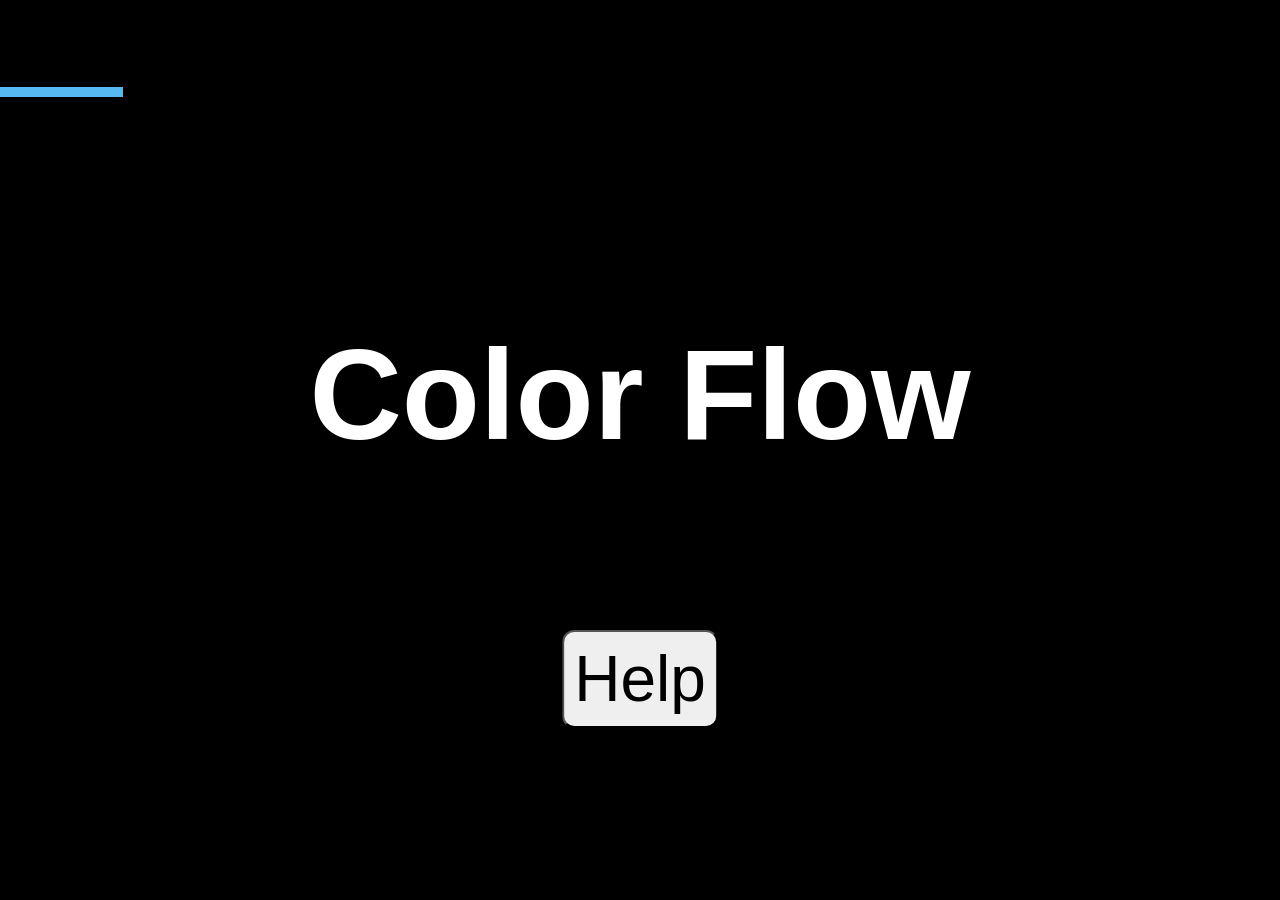
<file: index.html>
<!--
* Tony Yuan
* March 9 2026
* A html file holding the main canvas background and splash page buttons
-->
<!DOCTYPE html>

<html>
    <head>
        <meta charset="utf-8"> 
        <meta name="viewport" content="width=device-width, initial-scale=1">
        <title>Color Flow</title>
        <link rel="stylesheet" href="css/splash.css">
        <script src="js/background.js"></script>
    </head>

    <body>
        <canvas id="backgroundCanvas"></canvas>
        <h1 id="title">Color Flow</h1>
        <div id="buttons">
            <button id="newGameButton">
                <a href="game.html">New Game</a>
            </button>
            <button id="statsButton">
                <a href="stats.html">Stats</a>
            </button>
        </div>
        <button id="helpButton">
            <a href="help.html">Help</a>
        </button>
    </body>
</html>
</file>
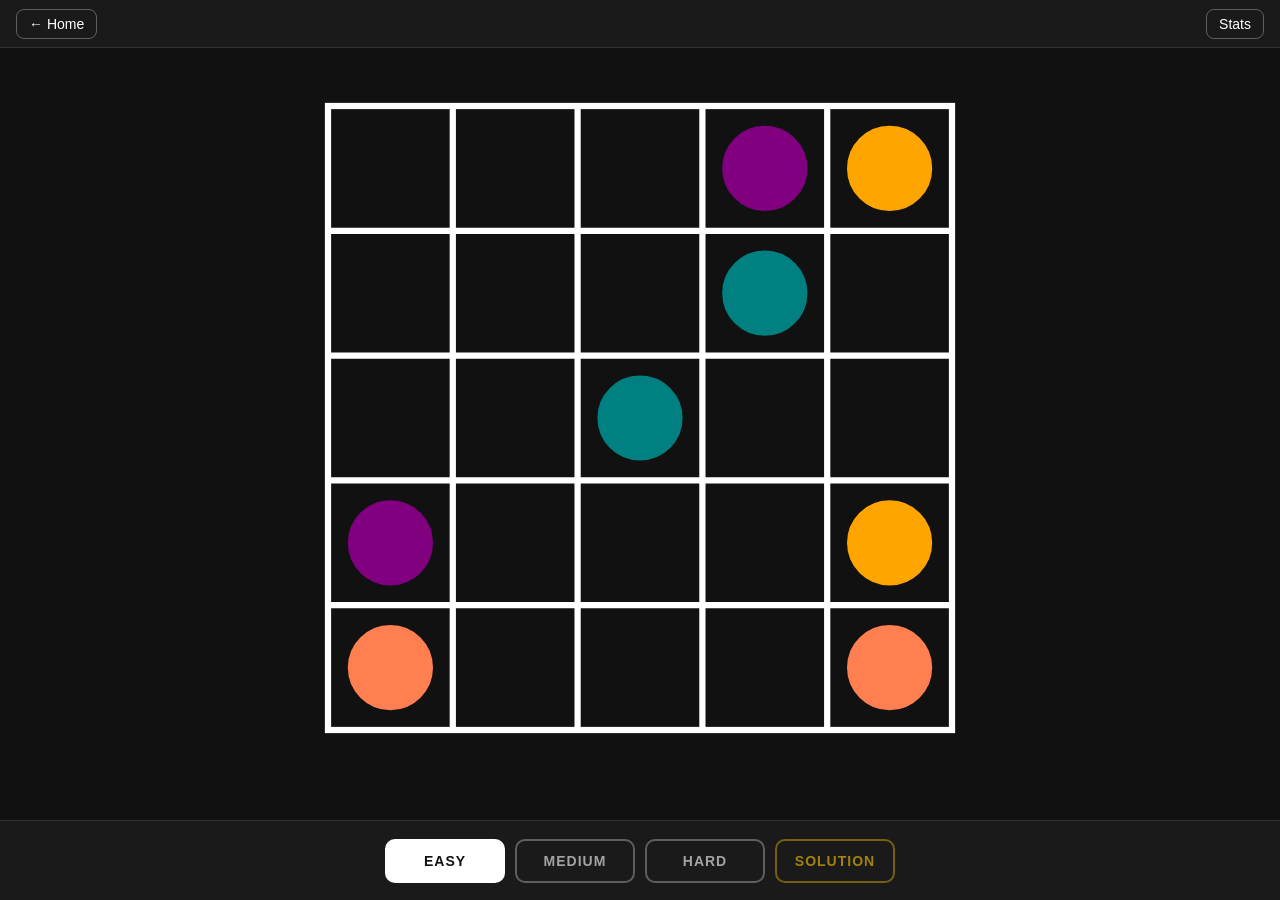
<file: game.html>
<!--
* Tony Yuan
* March 12 2026
* A html file holding the main canvas and button for the game
-->
<!DOCTYPE html>
<html lang="en">
<head>
    <meta charset="UTF-8"/>
    <meta name="viewport" content="width=device-width, initial-scale=1.0, user-scalable=no"/>
    <title>Flow Free</title>
    <link rel="stylesheet" href="css/game.css"/>
</head>
<body>

    <div class="top-bar">
        <a href="index.html" class="btn-back">&#8592; Home</a>
        <a href="stats.html" class="btn-stats">Stats</a>
    </div>

    <canvas id="canvas"></canvas>

    <div class="btn-row">
        <button id="btn-easy" class="active">Easy</button>
        <button id="btn-medium">Medium</button>
        <button id="btn-hard">Hard</button>
        <button id="btn-solution" class="btn-solution">Solution</button>
    </div>

    <script src="js/game.js"></script>
</body>
</html>
</file>
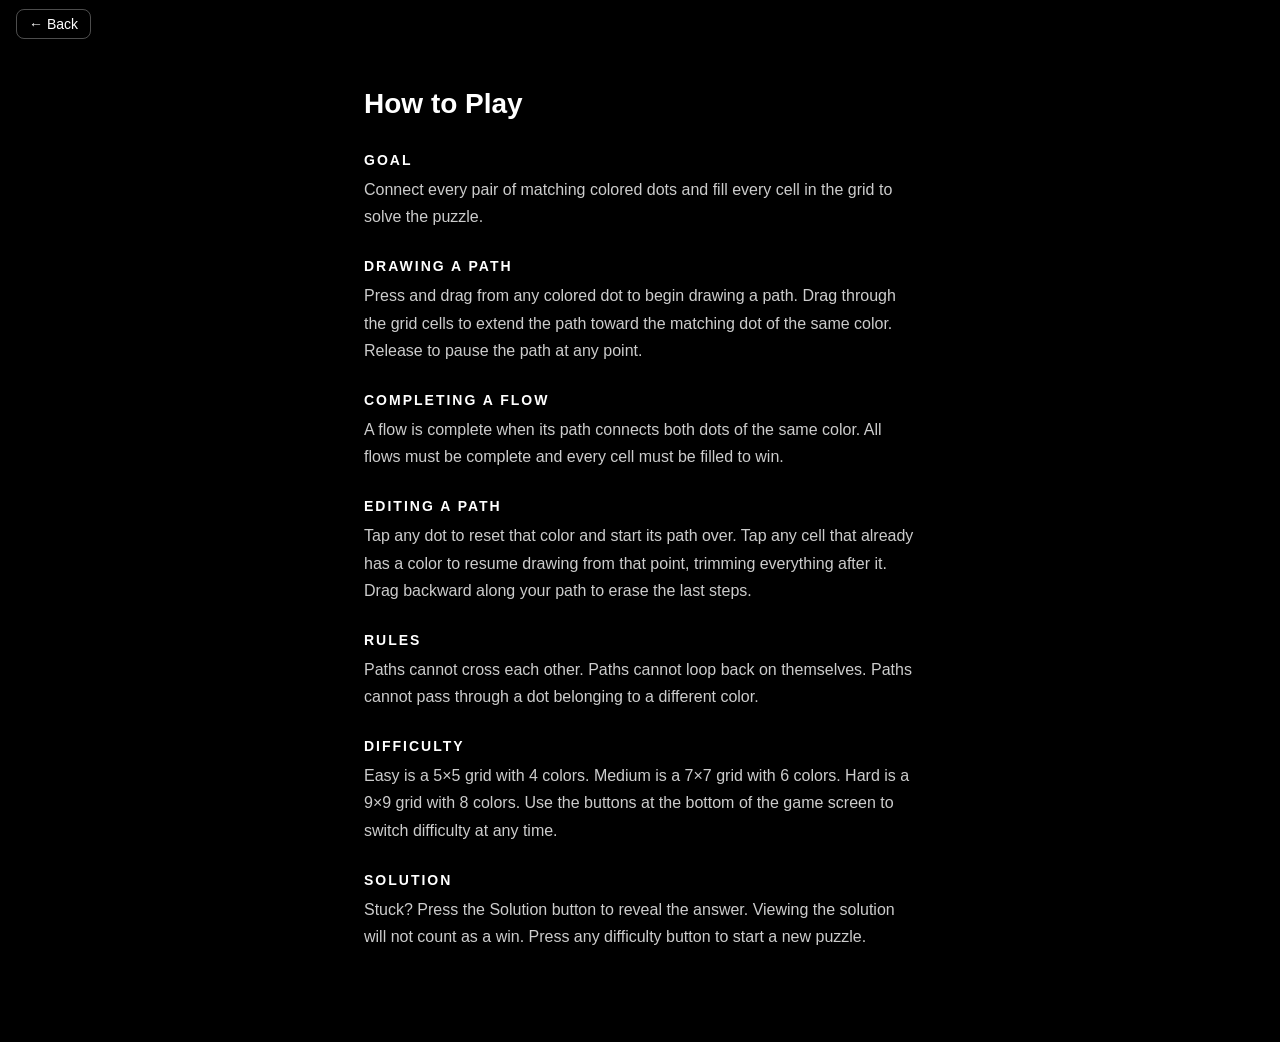
<file: help.html>
<!--
* Tony Yuan
* March 21 2026
* A html file holding the help section information
-->
<!DOCTYPE html>
<html>
    <head>
        <meta charset="utf-8">
        <meta name="viewport" content="width=device-width, initial-scale=1">
        <title>Color Flow — How to Play</title>
        <link rel="stylesheet" href="css/help.css">
    </head>

    <body>
        <div class="top-bar">
            <a href="index.html" class="btn-back">&#8592; Back</a>
        </div>

        <div class="content">
            <h1>How to Play</h1>

            <div class="section">
                <h2>Goal</h2>
                <p>Connect every pair of matching colored dots and fill every cell in the grid to solve the puzzle.</p>
            </div>

            <div class="section">
                <h2>Drawing a path</h2>
                <p>Press and drag from any colored dot to begin drawing a path. Drag through the grid cells to extend the path toward the matching dot of the same color. Release to pause the path at any point.</p>
            </div>

            <div class="section">
                <h2>Completing a flow</h2>
                <p>A flow is complete when its path connects both dots of the same color. All flows must be complete and every cell must be filled to win.</p>
            </div>

            <div class="section">
                <h2>Editing a path</h2>
                <p>Tap any dot to reset that color and start its path over. Tap any cell that already has a color to resume drawing from that point, trimming everything after it. Drag backward along your path to erase the last steps.</p>
            </div>

            <div class="section">
                <h2>Rules</h2>
                <p>Paths cannot cross each other. Paths cannot loop back on themselves. Paths cannot pass through a dot belonging to a different color.</p>
            </div>

            <div class="section">
                <h2>Difficulty</h2>
                <p>Easy is a 5×5 grid with 4 colors. Medium is a 7×7 grid with 6 colors. Hard is a 9×9 grid with 8 colors. Use the buttons at the bottom of the game screen to switch difficulty at any time.</p>
            </div>

            <div class="section">
                <h2>Solution</h2>
                <p>Stuck? Press the Solution button to reveal the answer. Viewing the solution will not count as a win. Press any difficulty button to start a new puzzle.</p>
            </div>
        </div>
    </body>
</html>
</file>
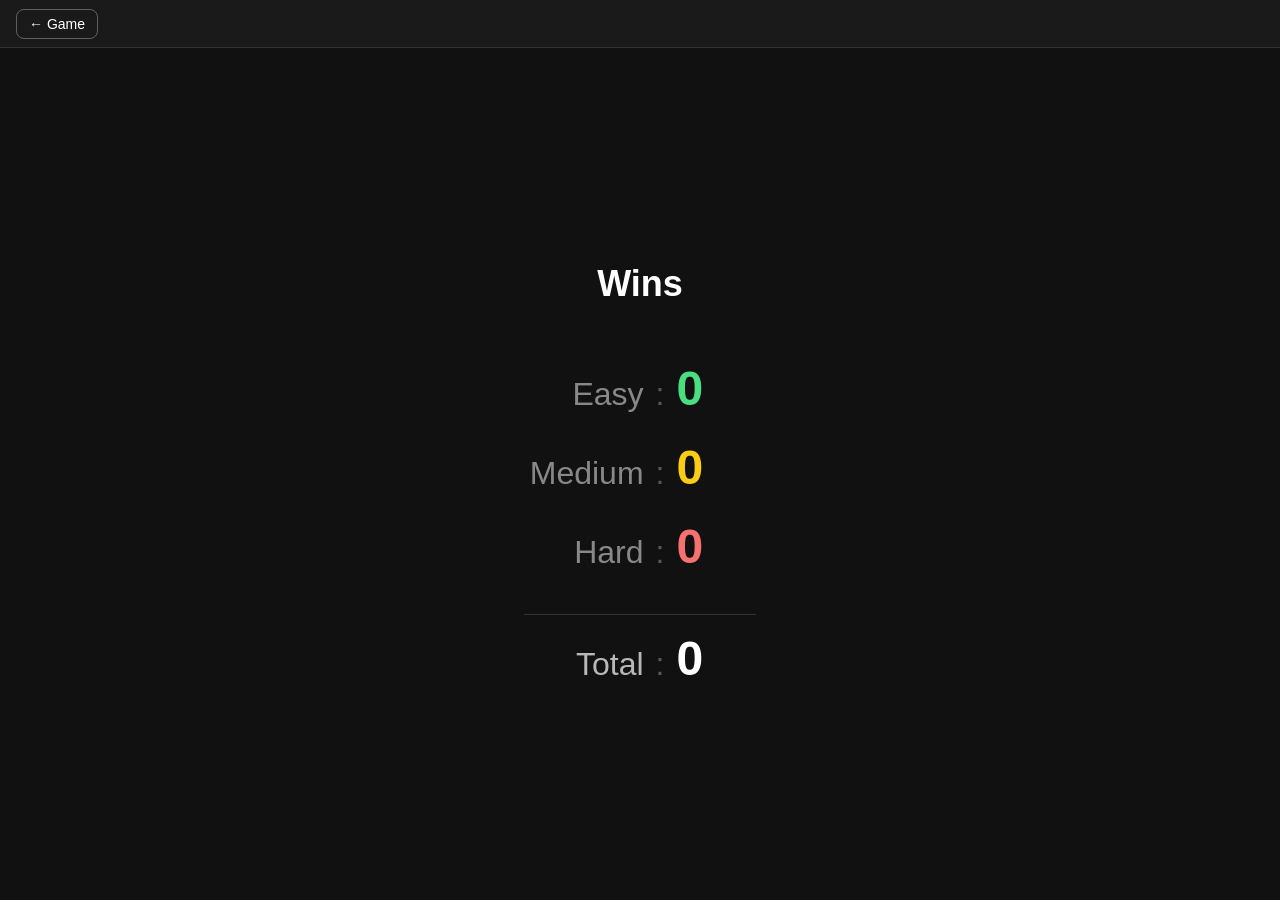
<file: stats.html>
<!--
* Tony Yuan
* March 19 2026
* A html file displaying user's game statistics
-->
<!DOCTYPE html>
<html lang="en">
    <head>
        <meta charset="UTF-8"/>
        <meta name="viewport" content="width=device-width, initial-scale=1.0"/>
        <title>Flow Free — Stats</title>
        <link rel="stylesheet" href="css/stats.css"/>
        <script src="js/stats.js"></script>
    </head>
    <body>

        <div class="top-bar">
            <a href="game.html" class="btn-back">&#8592; Game</a>
        </div>

        <div class="stats-container">

            <div class="wins-header">Wins</div>

            <div class="stat-row">
                <span class="stat-label">Easy</span>
                <span class="stat-colon">:</span>
                <span class="stat-value easy" id="s-easy">0</span>
            </div>
            <div class="stat-row">
                <span class="stat-label">Medium</span>
                <span class="stat-colon">:</span>
                <span class="stat-value medium" id="s-medium">0</span>
            </div>
            <div class="stat-row">
                <span class="stat-label">Hard</span>
                <span class="stat-colon">:</span>
                <span class="stat-value hard" id="s-hard">0</span>
            </div>
            <div class="stat-row total-row">
                <span class="stat-label">Total</span>
                <span class="stat-colon">:</span>
                <span class="stat-value" id="s-total">0</span>
            </div>

        </div>

    </body>
</html>
</file>
<file: css/splash.css>
/**
* Tony Yuan
* March 9 2026
* A CSS file that contains all the visuals for the splash page
**/
html{
    padding:0;
    margin:0;
    height:100%;
    width: 100%;
}

body{
    margin: 0;
    padding: 0;
    height:100%;
    width: 100%;
    overflow: hidden;
    font-family: Arial, Helvetica, sans-serif;
}

#backgroundCanvas{
    display: block;
    width: 100vw;
    height: 100vh;
}

#title{
    position: absolute;       
    top: 25%;                
    left: 50%;                
    transform: translateX(-50%);

    background-color: black;
    color: white;
    font-size: 10vw;
    padding:10px;
    border-radius: 12px; 
    white-space: nowrap;
}
a {
    text-decoration: none;
    color: black
}

#buttons{
    display:none;
}

#newGameButton{
    user-select: none;
    position: absolute;
    top: 50%;                
    left: 50%;
    padding:10px; 
    border-radius: 12px;               
    transform: translateX(-50%);
    font-size: 5vw;
}

#newGameButton:active {
    background-color: darkgrey;  /* darker green */
}

#statsButton{
    user-select: none;
    position: absolute;
    top: 60%;                
    left: 50%;
    padding:10px; 
    border-radius: 12px;               
    transform: translateX(-50%);
    font-size: 5vw;
}
#statsButton:active {
    background-color: darkgrey;  /* darker green */
}

#helpButton{
    user-select: none;
    position: absolute;
    top: 70%;                
    left: 50%;
    padding:10px; 
    border-radius: 12px;               
    transform: translateX(-50%);
    font-size: 5vw;
}
#helpButton:active {
    background-color: darkgrey;  /* darker green */
}
</file>
<file: css/game.css>
/**
* Tony Yuan
* March 12 2026
* A CSS file that contains all the visuals for the main game
**/
* {
    margin: 0;
    padding: 0;
    box-sizing: border-box;
}

html, body {
    width: 100%;
    height: 100%;
    background: #111;
    color: white;
    font-family: Arial, sans-serif;
    overflow: hidden;
    display: flex;
    flex-direction: column;
}

/* ── Top bar ─────────────────────────────────────── */

.top-bar {
    display: flex;
    align-items: center;
    justify-content: space-between;
    height: 48px;
    padding: 0 16px;
    background: #1a1a1a;
    border-bottom: 1px solid #333;
    flex-shrink: 0;
}

.btn-back,
.btn-stats {
    color: white;
    text-decoration: none;
    font-size: 14px;
    padding: 6px 12px;
    border: 1px solid rgba(255, 255, 255, 0.3);
    border-radius: 8px;
    transition: border-color 0.2s, background 0.2s;
    white-space: nowrap;
}

.btn-back:hover,
.btn-stats:hover {
    border-color: white;
    background: rgba(255, 255, 255, 0.1);
}

/* ── Canvas ──────────────────────────────────────── */

canvas {
    display: block;
    width: 100%;
    flex: 1;
    min-height: 0;
    touch-action: none;
}

/* ── Bottom button row ───────────────────────────── */

.btn-row {
    display: flex;
    gap: 10px;
    padding: 12px 16px;
    height: 80px;
    justify-content: center;
    align-items: center;
    flex-shrink: 0;
    background: #1a1a1a;
    border-top: 1px solid #333;
}

.btn-row button {
    flex: 1;
    max-width: 120px;
    height: 44px;
    border: 2px solid rgba(255, 255, 255, 0.3);
    background: transparent;
    color: rgba(255, 255, 255, 0.6);
    font-size: 14px;
    font-weight: 600;
    letter-spacing: 1px;
    text-transform: uppercase;
    border-radius: 10px;
    cursor: pointer;
    transition: border-color 0.2s, color 0.2s, background 0.2s;
}

.btn-row button:hover {
    border-color: white;
    color: white;
}

.btn-row button.active {
    background: white;
    border-color: white;
    color: #111;
}

.btn-row .btn-solution {
    border-color: rgba(255, 200, 0, 0.4);
    color: rgba(255, 200, 0, 0.6);
}

.btn-row .btn-solution:hover {
    border-color: #ffc800;
    color: #ffc800;
}
</file>
<file: css/help.css>
/**
* Tony Yuan
* March 21 2026
* A CSS file that contains all the visuals for the help section
**/
* {
    margin: 0;
    padding: 0;
    box-sizing: border-box;
}

html, body {
    width: 100%;
    min-height: 100%;
    background: black;
    color: white;
    font-family: Arial, sans-serif;
}

.top-bar {
    height: 48px;
    padding: 0 16px;
    display: flex;
    align-items: center;
    background: black;
}

.btn-back {
    color: white;
    text-decoration: none;
    font-size: 14px;
    padding: 6px 12px;
    border: 1px solid rgba(255, 255, 255, 0.3);
    border-radius: 8px;
}

.content {
    max-width: 600px;
    margin: 0 auto;
    padding: 40px 24px 64px;
}

h1 {
    font-size: 28px;
    font-weight: 700;
    margin-bottom: 32px;
    color: white;
}

.section {
    margin-bottom: 28px;
}

h2 {
    font-size: 14px;
    font-weight: 700;
    letter-spacing: 2px;
    text-transform: uppercase;
    color: white;
    margin-bottom: 8px;
}

p {
    font-size: 16px;
    line-height: 1.7;
    color: rgba(255, 255, 255, 0.8);
}
</file>
<file: css/stats.css>
/**
* Tony Yuan
* March 19 2026
* A CSS file that contains all the visuals for the stats page
**/
* {
    margin: 0;
    padding: 0;
    box-sizing: border-box;
}

html, body {
    width: 100%;
    height: 100%;
    background: #111;
    color: white;
    font-family: Arial, sans-serif;
    display: flex;
    flex-direction: column;
}

.wins-header {
    text-align: center;
    font-size: 36px;
    font-weight: 700;
    color: white;
    margin-bottom: 32px;
}

.top-bar {
    height: 48px;
    padding: 0 16px;
    display: flex;
    align-items: center;
    background: #1a1a1a;
    border-bottom: 1px solid #333;
    flex-shrink: 0;
}

.btn-back {
    color: white;
    text-decoration: none;
    font-size: 14px;
    padding: 6px 12px;
    border: 1px solid rgba(255, 255, 255, 0.3);
    border-radius: 8px;
    transition: border-color 0.2s, background 0.2s;
}

.btn-back:hover {
    border-color: white;
    background: rgba(255, 255, 255, 0.1);
}

.stats-container {
    flex: 1;
    display: flex;
    flex-direction: column;
    align-items: center;
    justify-content: center;
    gap: 24px;
}

.stat-row {
    display: flex;
    align-items: baseline;
    gap: 12px;
}

.stat-label {
    font-size: 32px;
    font-weight: 400;
    color: rgba(255, 255, 255, 0.5);
    width: 120px;
    text-align: right;
}

.stat-colon {
    font-size: 32px;
    color: rgba(255, 255, 255, 0.3);
}

.stat-value {
    font-size: 48px;
    font-weight: 700;
    width: 80px;
}

.stat-value.easy   { color: #4ade80; }
.stat-value.medium { color: #facc15; }
.stat-value.hard   { color: #f87171; }

.total-row {
    margin-top: 16px;
    padding-top: 16px;
    border-top: 1px solid #333;
}

.total-row .stat-label { color: rgba(255, 255, 255, 0.7); }
.total-row .stat-value { color: white; }
</file>
